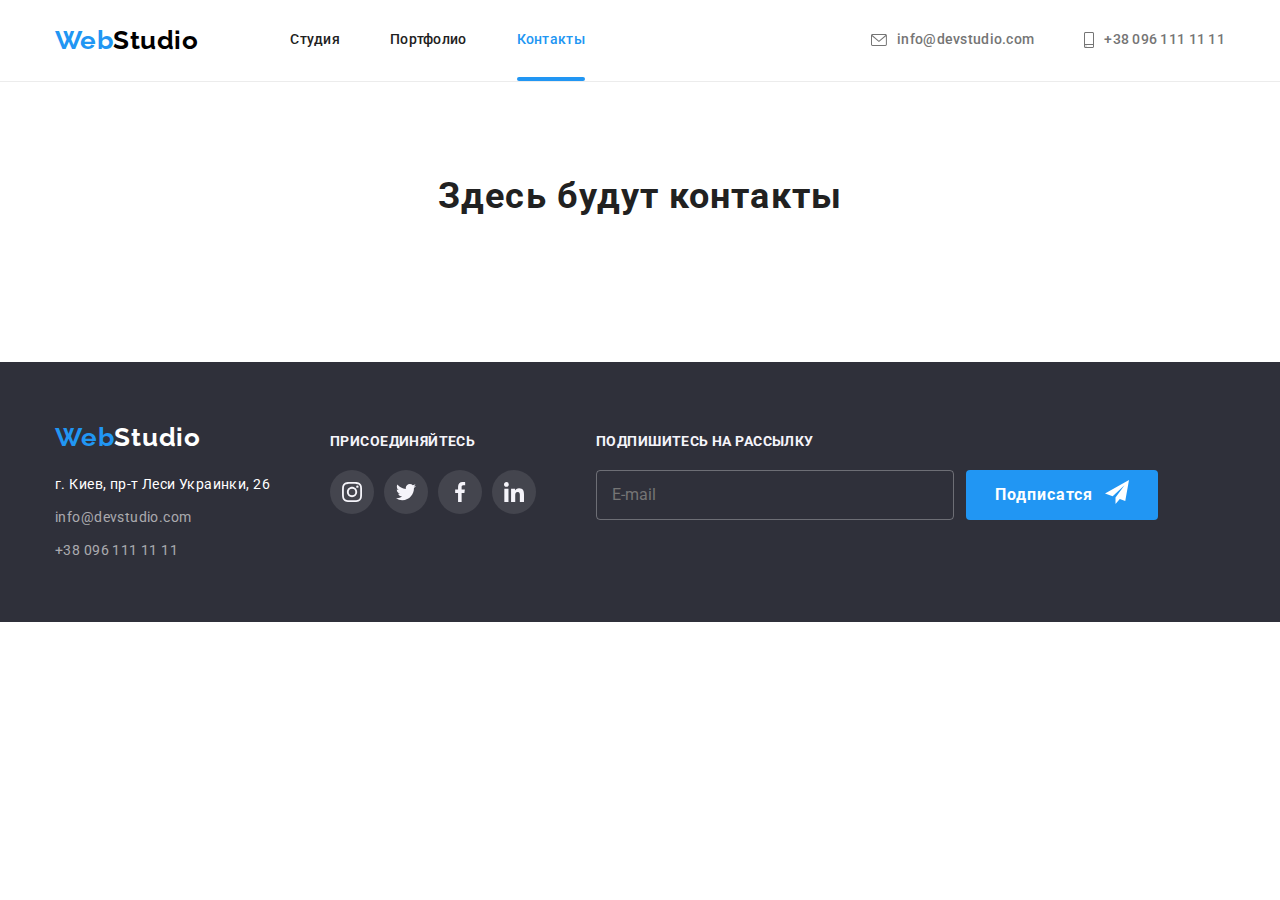
<file: contacts.html>
<!DOCTYPE html>
<html lang="ru">
  <head>
    <meta charset="UTF-8" />
    <meta name="viewport" content="width=device-width, initial-scale=1.0" />
    <title>Контакты</title>
    <link rel="preconnect" href="https://fonts.googleapis.com" />
    <link rel="preconnect" href="https://fonts.gstatic.com" crossorigin />
    <link
      href="https://fonts.googleapis.com/css2?family=Raleway:wght@700&family=Roboto:wght@400;500;700;900&display=swap"
      rel="stylesheet"
    />
    <link
      rel="stylesheet"
      href="https://cdnjs.cloudflare.com/ajax/libs/modern-normalize/1.1.0/modern-normalize.min.css"
      integrity="sha512-wpPYUAdjBVSE4KJnH1VR1HeZfpl1ub8YT/NKx4PuQ5NmX2tKuGu6U/JRp5y+Y8XG2tV+wKQpNHVUX03MfMFn9Q=="
      crossorigin="anonymous"
      referrerpolicy="no-referrer"
    />
    <link rel="stylesheet" href="./css/main.min.css" />
  </head>

  <!--  header -->
  <body">
    <header class="header">
      <div class="header__container container">
        <a class="header__logo-link link" href="./index.html"
          ><span class="header__logo-span">Web</span>Studio
        </a>
        <nav class="nav">
          <ul class="nav-menu__list list">
            <li>
              <a class="nav-menu__link link" href="./index.html">Студия</a>
            </li>
            <li>
              <a class="nav-menu__link link" href="./portfolio.html"
                >Портфолио</a
              >
            </li>
            <li>
              <a class="nav-menu__link--current link" href="./contacts.html">Контакты</a>
            </li>
          </ul>
        </nav>
        <ul class="nav-contact list">
          <li class="nav-contact__item">
            <a class="nav-contact__link link" href="mailto:info@devstudio.com">
              <svg class="nav-contact__icon" width="16" height="12">
                <use href="./images/symbol-defs.svg#mail-icon"></use>
              </svg>
              info@devstudio.com
            </a>
          </li>
          <li class="nav-contact__item">
            <a class="nav-contact__link link" href="tel:+380961111111">
              <svg class="nav-contact__icon" width="10px" height="16px">
                <use href="./images/symbol-defs.svg#icon-smartphone"></use>
              </svg>
              +38 096 111 11 11
            </a>
          </li>
        </ul>
      </div>
    </header>

    <!----   contacts   ---->
    <main>
      <section class="section">
        <div class="container">
        <h1 class="activiti__topic" >Здесь будут контакты</h1>
        </div>
      </section>
    </main>

    <!-- *********************** footer ******************* -->
    <footer class="footer">
      <div class="footer__container container">
        <div class="footer__block">
          <a class="footer__logo link" href="./index.html"
            ><span class="footer__logo-span">Web</span>Studio
          </a>
          <address>
            <ul class="footer__list--contact list">
              <li class="footer__item">
                <a
                  class="footer__address link"
                  href="https://www.google.com/maps/place/%D0%B1%D1%83%D0%BB.+%D0%9B%D0%B5%D1%81%D0%B8+%D0%A3%D0%BA%D1%80%D0%B0%D0%B8%D0%BD%D0%BA%D0%B8,+26,+%D0%9A%D0%B8%D0%B5%D0%B2,+02000/@50.4265807,30.5361971,17z/data=!3m1!4b1!4m5!3m4!1s0x40d4cf0e033ecbe9:0x57a4dffefec77da0!8m2!3d50.4265807!4d30.5383858"
                  target="title"
                  >г. Киев, пр-т Леси Украинки, 26
                </a>
              </li>
              <li class="footer__item">
                <a class="footer__contact link" href="mailto:info@devstudio.com"
                  >info@devstudio.com</a
                >
              </li>
              <li class="footer__item">
                <a class="footer__contact link" href="tel:+380961111111"
                  >+38 096 111 11 11</a
                >
              </li>
            </ul>
          </address>
        </div>

        <div class="footer__block">
          <strong class="footer__topic">присоединяйтесь</strong>
          <ul class="footer__list--social list">
            <li class="footer__social">
              <a href="" class="footer__link">
                <svg class="footer__icon">
                  <use href="./images/symbol-defs.svg#icon-instagram"></use>
                </svg>
              </a>
            </li>
            <li class="footer__social">
              <a href="" class="footer__link">
                <svg class="footer__icon">
                  <use href="./images/symbol-defs.svg#icon-twitter"></use>
                </svg>
              </a>
            </li>
            <li class="footer__social">
              <a href="" class="footer__link">
                <svg class="footer__icon">
                  <use href="./images/symbol-defs.svg#icon-facebook"></use>
                </svg>
              </a>
            </li>
            <li class="footer__social">
              <a href="" class="footer__link">
                <svg class="footer__icon">
                  <use href="./images/symbol-defs.svg#icon-linkedin"></use>
                </svg>
              </a>
            </li>
          </ul>
        </div>
        <div class="footer__subscribe">
          <strong class="footer__tittle">подпишитесь на рассылку</strong>
          <form class="footer__form" method="get" autocomplete="on">
            <input
              class="footer__input"
              name="email"
              type="email"
              placeholder="E-mail"
            />
            <button class="footer__submit" type="submit">
              Подписатся
              <svg class="footer__svg" width="24" height="24">
                <use href="./images/symbol-defs.svg#icon-submit"></use>
              </svg>
            </button>
          </form>
        </div>
      </div>
    </footer>
  </body>
</html>
</file>
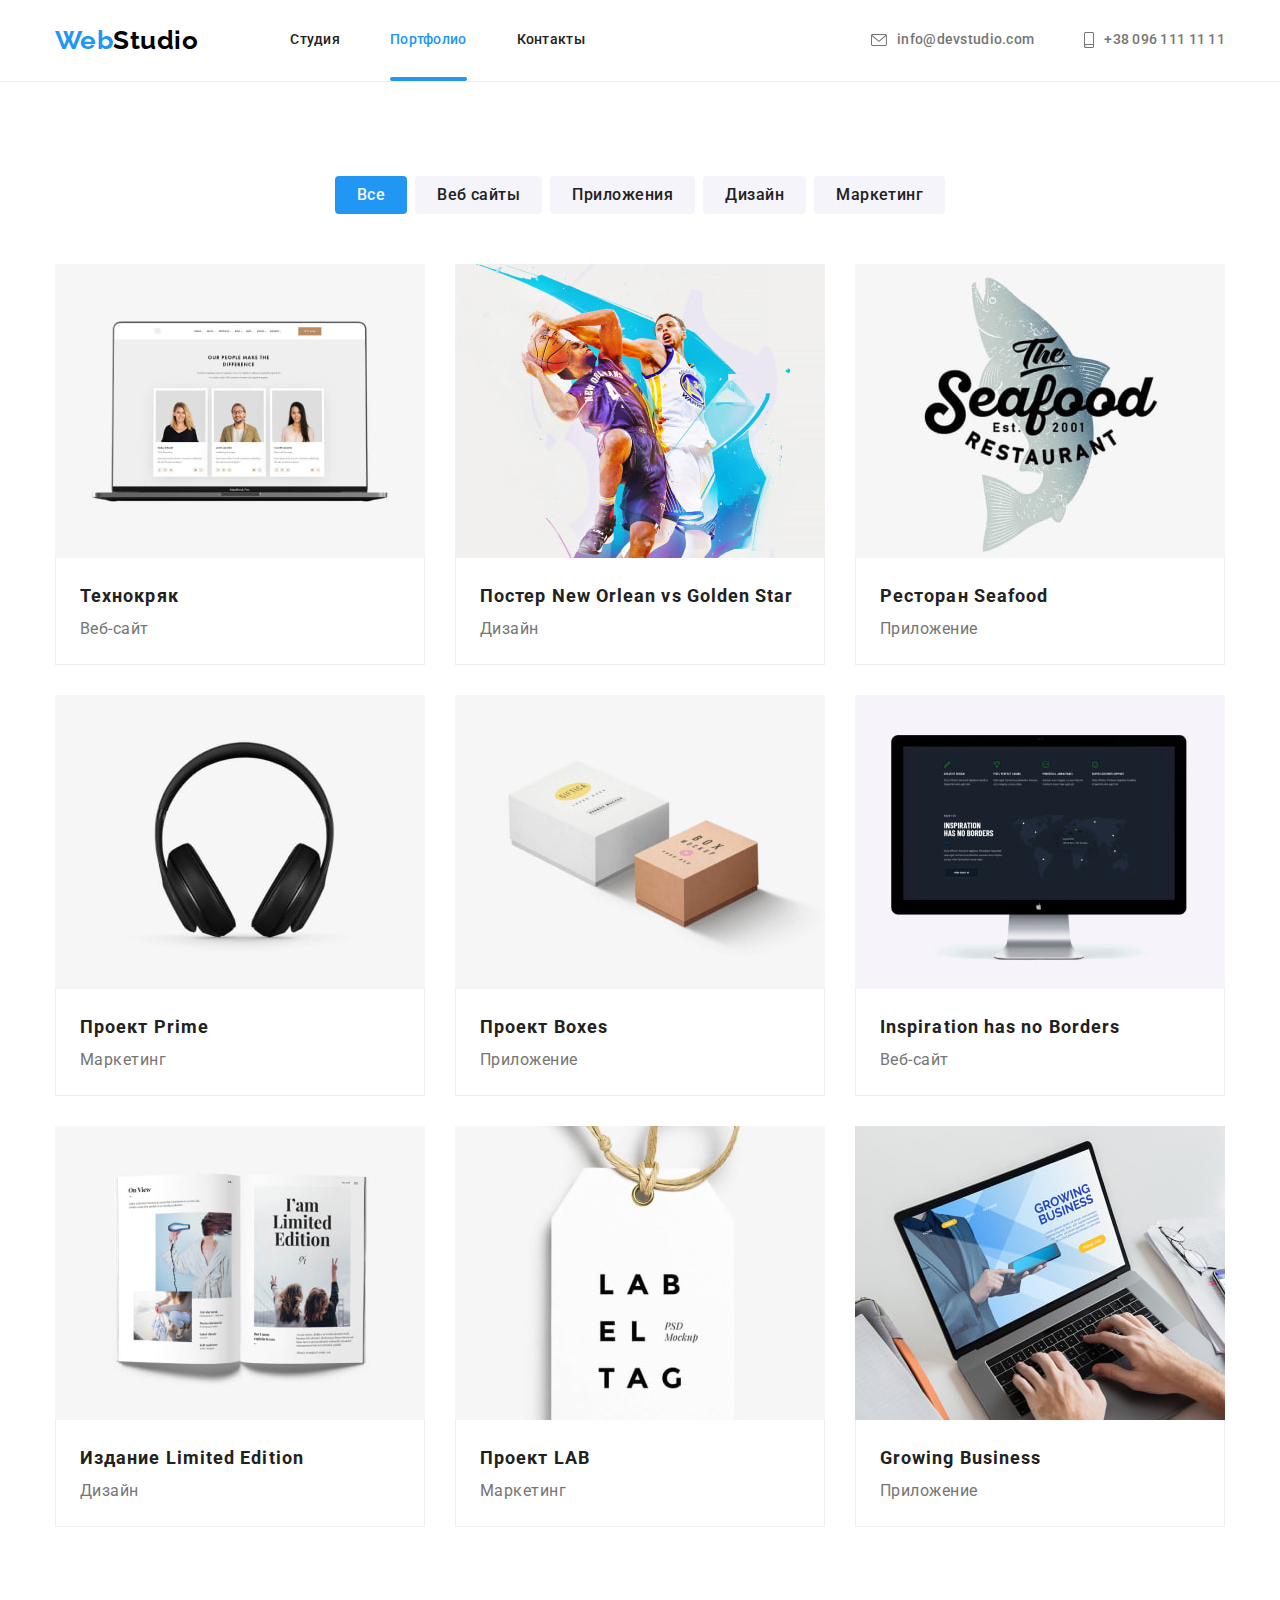
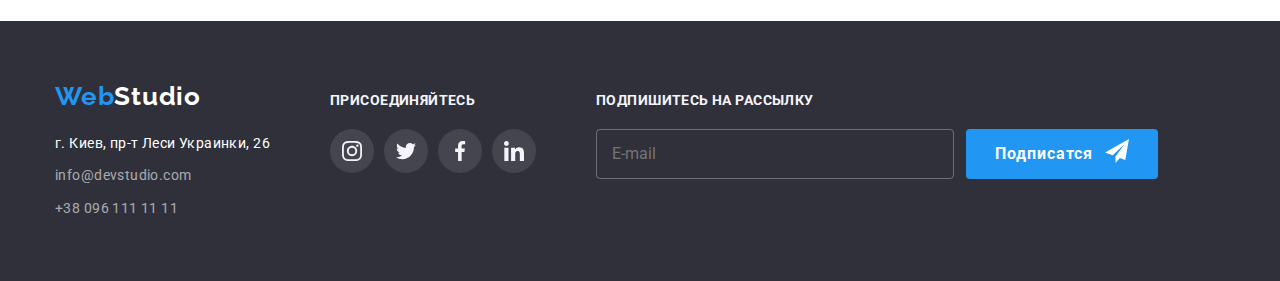
<file: portfolio.html>
<!DOCTYPE html>
<html lang="ru">
  <head>
    <meta charset="UTF-8" />
    <meta name="viewport" content="width=device-width, initial-scale=1.0" />
    <title>Портфолио</title>
    <link rel="preconnect" href="https://fonts.googleapis.com" />
    <link rel="preconnect" href="https://fonts.gstatic.com" crossorigin />
    <link
      href="https://fonts.googleapis.com/css2?family=Raleway:wght@700&family=Roboto:wght@400;500;700;900&display=swap"
      rel="stylesheet"
    />
    <link
      rel="stylesheet"
      href="https://cdnjs.cloudflare.com/ajax/libs/modern-normalize/1.1.0/modern-normalize.min.css"
      integrity="sha512-wpPYUAdjBVSE4KJnH1VR1HeZfpl1ub8YT/NKx4PuQ5NmX2tKuGu6U/JRp5y+Y8XG2tV+wKQpNHVUX03MfMFn9Q=="
      crossorigin="anonymous"
      referrerpolicy="no-referrer"
    />
    <link rel="stylesheet" href="./css/main.min.css" />
  </head>

  <body>
    <!-------------------------------------------  section  header ------------------------------->
    <header class="header">
      <div class="header__container container">
        <!--header__container-->
        <a class="header__logo-link" href="./index.html"
          ><span class="header__logo-span">Web</span>Studio
        </a>
        <nav class="nav">
          <ul class="nav-menu__list list">
            <li>
              <a class="nav-menu__link" href="./index.html">Студия</a>
            </li>
            <li>
              <a class="nav-menu__link--current" href="./portfolio.html"
                >Портфолио</a
              >
            </li>
            <li>
              <a class="nav-menu__link" href="./contacts.html">Контакты</a>
            </li>
          </ul>
        </nav>
        <ul class="nav-contact list">
          <li class="nav-contact__item">
            <a class="nav-contact__link" href="mailto:info@devstudio.com">
              <svg class="nav-contact__icon" width="16" height="12">
                <use href="./images/symbol-defs.svg#mail-icon"></use>
              </svg>
              info@devstudio.com
            </a>
          </li>
          <li class="nav-contact__item">
            <a class="nav-contact__link" href="tel:+380961111111">
              <svg class="nav-contact__icon" width="10px" height="16px">
                <use href="./images/symbol-defs.svg#icon-smartphone"></use>
              </svg>
              +38 096 111 11 11
            </a>
          </li>
        </ul>
      </div>
    </header>

    <!-------------------------------------------  portfolio  ------------------------------>
    <main>
      <section class="portfolio section">
        <div class="portfolio__container container">
          <h1 hidden>Портфолио</h1>
          <ul class="portfolio-btn__list">
            <li class="btn-item">
              <button class="portfolio__btn--current" type="button">Все</button>
            </li>
            <li class="btn-item">
              <button class="portfolio__btn" type="button">Веб сайты</button>
            </li>
            <li class="btn-item">
              <button class="portfolio__btn" type="button">Приложения</button>
            </li>
            <li class="btn-item">
              <button class="portfolio__btn" type="button">Дизайн</button>
            </li>
            <li class="btn-item">
              <button class="portfolio__btn" type="button">Маркетинг</button>
            </li>
          </ul>
          <ul class="portfolio__list">
            <li class="portfolio__item">
              <a class="portfolio__link" href="">
                <div class="portfolio__block--img">
                  <img
                    class="img"
                    src="./images/img21.jpg"
                    alt="Вебсайт"
                    width="370"
                    height="294"
                  />
                  <p class="portfolio__text">
                    Технокряк это современная площадка распространения
                    коронавируса. Компании используют эту платформу для
                    цифрового шпионажа и атак на защищённые сервера конкурентов.
                  </p>
                </div>
                <div class="portfolio__block--data">
                  <h2 class="portfolio__price">Технокряк</h2>
                  <p class="portfolio__term">Веб-сайт</p>
                </div>
              </a>
            </li>
            <li class="portfolio__item">
              <a class="portfolio__link" href="">
                <div class="portfolio__block--img">
                  <img
                    class="img"
                    src="./images/img22.jpg"
                    alt="Дизайн"
                    width="370"
                    height="294"
                  />
                  <p class="portfolio__text">
                    Технокряк это современная площадка распространения
                    коронавируса. Компании используют эту платформу для
                    цифрового шпионажа и атак на защищённые сервера конкурентов.
                  </p>
                </div>
                <div class="portfolio__block--data">
                  <h2 class="portfolio__price">
                    Постер New Orlean vs Golden Star
                  </h2>
                  <p class="portfolio__term">Дизайн</p>
                </div>
              </a>
            </li>
            <li class="portfolio__item">
              <a class="portfolio__link" href="">
                <div class="portfolio__block--img">
                  <img
                    class="img"
                    src="./images/img23.jpg"
                    alt="Приложение"
                    width="370"
                    height="294"
                  />
                  <p class="portfolio__text">
                    Технокряк это современная площадка распространения
                    коронавируса. Компании используют эту платформу для
                    цифрового шпионажа и атак на защищённые сервера конкурентов.
                  </p>
                </div>
                <div class="portfolio__block--data">
                  <h2 class="portfolio__price">Ресторан Seafood</h2>
                  <p class="portfolio__term">Приложение</p>
                </div>
              </a>
            </li>
            <li class="portfolio__item">
              <a class="portfolio__link" href="">
                <div class="portfolio__block--img">
                  <img
                    class="img"
                    src="./images/img24.jpg"
                    alt="Маркетинг"
                    width="370"
                    height="294"
                  />
                  <p class="portfolio__text">
                    Технокряк это современная площадка распространения
                    коронавируса. Компании используют эту платформу для
                    цифрового шпионажа и атак на защищённые сервера конкурентов.
                  </p>
                </div>
                <div class="portfolio__block--data">
                  <h2 class="portfolio__price">Проект Prime</h2>
                  <p class="portfolio__term">Маркетинг</p>
                </div>
              </a>
            </li>
            <li class="portfolio__item">
              <a class="portfolio__link" href="">
                <div class="portfolio__block--img">
                  <img
                    class="img"
                    src="./images/img25.jpg"
                    alt="Приложение"
                    width="370"
                    height="294"
                  />
                  <p class="portfolio__text">
                    Технокряк это современная площадка распространения
                    коронавируса. Компании используют эту платформу для
                    цифрового шпионажа и атак на защищённые сервера конкурентов.
                  </p>
                </div>
                <div class="portfolio__block--data">
                  <h2 class="portfolio__price">Проект Boxes</h2>
                  <p class="portfolio__term">Приложение</p>
                </div>
              </a>
            </li>
            <li class="portfolio__item">
              <a class="portfolio__link" href="">
                <div class="portfolio__block--img">
                  <img
                    class="img"
                    src="./images/img26.jpg"
                    alt="Вебсайт"
                    width="370"
                    height="294"
                  />
                  <p class="portfolio__text">
                    Технокряк это современная площадка распространения
                    коронавируса. Компании используют эту платформу для
                    цифрового шпионажа и атак на защищённые сервера конкурентов.
                  </p>
                </div>
                <div class="portfolio__block--data">
                  <h2 class="portfolio__price">Inspiration has no Borders</h2>
                  <p class="portfolio__term">Веб-сайт</p>
                </div>
              </a>
            </li>
            <li class="portfolio__item">
              <a class="portfolio__link" href="">
                <div class="portfolio__block--img">
                  <img
                    class="img"
                    src="./images/img27.jpg"
                    alt="Дизайн"
                    width="370"
                    height="294"
                  />
                  <p class="portfolio__text">
                    Технокряк это современная площадка распространения
                    коронавируса. Компании используют эту платформу для
                    цифрового шпионажа и атак на защищённые сервера конкурентов.
                  </p>
                </div>
                <div class="portfolio__block--data">
                  <h2 class="portfolio__price">Издание Limited Edition</h2>
                  <p class="portfolio__term">Дизайн</p>
                </div>
              </a>
            </li>
            <li class="portfolio__item">
              <a class="portfolio__link" href="">
                <div class="portfolio__block--img">
                  <img
                    class="img"
                    src="./images/img28.jpg"
                    alt="Маркетинг"
                    width="370"
                    height="294"
                  />
                  <p class="portfolio__text">
                    Технокряк это современная площадка распространения
                    коронавируса. Компании используют эту платформу для
                    цифрового шпионажа и атак на защищённые сервера конкурентов.
                  </p>
                </div>
                <div class="portfolio__block--data">
                  <h2 class="portfolio__price">Проект LAB</h2>
                  <p class="portfolio__term">Маркетинг</p>
                </div>
              </a>
            </li>
            <li class="portfolio__item">
              <a class="portfolio__link" href="">
                <div class="portfolio__block--img">
                  <img
                    class="img"
                    src="./images/img29.jpg"
                    alt="Приложение"
                    width="370"
                    height="294"
                  />
                  <p class="portfolio__text">
                    Технокряк это современная площадка распространения
                    коронавируса. Компании используют эту платформу для
                    цифрового шпионажа и атак на защищённые сервера конкурентов.
                  </p>
                </div>
                <div class="portfolio__block--data">
                  <h2 class="portfolio__price">Growing Business</h2>
                  <p class="portfolio__term">Приложение</p>
                </div>
              </a>
            </li>
          </ul>
        </div>
      </section>
    </main>
    <!-------------------------------------------  footer ------------------------------->
    <footer class="footer">
      <div class="footer__container container">
        <div class="footer__block">
          <a class="footer__logo" href="./index.html"
            ><span class="footer__logo-span">Web</span>Studio
          </a>
          <address>
            <ul class="footer__list--contact list">
              <li class="footer__item">
                <a
                  class="footer__address"
                  href="https://www.google.com/maps/place/%D0%B1%D1%83%D0%BB.+%D0%9B%D0%B5%D1%81%D0%B8+%D0%A3%D0%BA%D1%80%D0%B0%D0%B8%D0%BD%D0%BA%D0%B8,+26,+%D0%9A%D0%B8%D0%B5%D0%B2,+02000/@50.4265807,30.5361971,17z/data=!3m1!4b1!4m5!3m4!1s0x40d4cf0e033ecbe9:0x57a4dffefec77da0!8m2!3d50.4265807!4d30.5383858"
                  target="title"
                  >г. Киев, пр-т Леси Украинки, 26
                </a>
              </li>
              <li class="footer__item">
                <a class="footer__contact" href="mailto:info@devstudio.com"
                  >info@devstudio.com</a
                >
              </li>
              <li class="footer__item">
                <a class="footer__contact" href="tel:+380961111111"
                  >+38 096 111 11 11</a
                >
              </li>
            </ul>
          </address>
        </div>

        <div class="footer__block">
          <strong class="footer__topic">присоединяйтесь</strong>
          <ul class="footer__list--social list">
            <li class="footer__social">
              <a href="" class="footer__link">
                <svg class="footer__icon">
                  <use href="./images/symbol-defs.svg#icon-instagram"></use>
                </svg>
              </a>
            </li>
            <li class="footer__social">
              <a href="" class="footer__link">
                <svg class="footer__icon">
                  <use href="./images/symbol-defs.svg#icon-twitter"></use>
                </svg>
              </a>
            </li>
            <li class="footer__social">
              <a href="" class="footer__link">
                <svg class="footer__icon">
                  <use href="./images/symbol-defs.svg#icon-facebook"></use>
                </svg>
              </a>
            </li>
            <li class="footer__social">
              <a href="" class="footer__link">
                <svg class="footer__icon">
                  <use href="./images/symbol-defs.svg#icon-linkedin"></use>
                </svg>
              </a>
            </li>
          </ul>
        </div>
        <div class="footer__subscribe">
          <strong class="footer__tittle">подпишитесь на рассылку</strong>
          <form class="footer__form" method="get" autocomplete="on">
            <input
              class="footer__input"
              name="email"
              type="email"
              placeholder="E-mail"
            />
            <button class="footer__submit" type="submit">
              Подписатся
              <svg class="footer__svg" width="24" height="24">
                <use href="./images/symbol-defs.svg#icon-submit"></use>
              </svg>
            </button>
          </form>
        </div>
      </div>
    </footer>
  </body>
</html>
</file>
<file: css/main.min.css>
/*! modern-normalize v1.1.0 | MIT License | https://github.com/sindresorhus/modern-normalize */*,::before,::after{box-sizing:border-box}html{line-height:1.15;-webkit-text-size-adjust:100%;-moz-tab-size:4;tab-size:4}body{margin:0;font-family:system-ui,-apple-system,"Segoe UI",Roboto,Helvetica,Arial,sans-serif,"Apple Color Emoji","Segoe UI Emoji"}hr{height:0;color:inherit}abbr[title]{text-decoration:underline dotted}b,strong{font-weight:bolder}code,kbd,samp,pre{font-family:ui-monospace, SFMono-Regular, Consolas, 'Liberation Mono', Menlo, monospace;font-size:1em}small{font-size:80%}sub,sup{font-size:75%;line-height:0;position:relative;vertical-align:baseline}sub{bottom:-0.25em}sup{top:-0.5em}table{text-indent:0;border-color:inherit}button,input,optgroup,select,textarea{font-family:inherit;font-size:100%;line-height:1.15;margin:0}button,select{text-transform:none}button,[type='button'],[type='reset'],[type='submit']{-webkit-appearance:button}::-moz-focus-inner{border-style:none;padding:0}:-moz-focusring{outline:1px dotted ButtonText}:-moz-ui-invalid{box-shadow:none}legend{padding:0}progress{vertical-align:baseline}::-webkit-inner-spin-button,::-webkit-outer-spin-button{height:auto}[type='search']{-webkit-appearance:textfield;outline-offset:-2px}::-webkit-search-decoration{-webkit-appearance:none}::-webkit-file-upload-button{-webkit-appearance:button;font:inherit}summary{display:list-item}.header__logo-link,.nav-menu__link,.nav-menu__link--current,.nav-contact__link,.portfolio__link,.footer__logo,.footer__address,.footer__contact{text-decoration:none}.nav-menu__list,.benefits__list,.activiti__list,.team__list,.clients__list,.portfolio-btn__list,.portfolio__list,.footer__list--contact{list-style:none}.img{display:block;max-width:100%;height:auto}body{font-family:'Roboto', sans-serif;letter-spacing:0.03em;color:var(--primary-text-color);background-color:var(--primary-title-color)}h1,h2,h3,h4,h5,h6,p,ul{padding:0;margin:0}.visually-hidden{position:absolute;clip:rect(0 0 0 0);width:1px;height:1px;margin:-1px}.container{margin-left:auto;margin-right:auto;width:100%;padding-left:15px;padding-right:15px}@media screen and (min-width: 480px){.container{width:480px}}@media screen and (min-width: 768px){.container{width:768px}}@media screen and (min-width: 1200px){.container{width:1200px}}.section{padding-top:94px;padding-bottom:94px}.backdrop{left:0;top:0;width:100%;height:100%;position:fixed;background:rgba(0,0,0,0.2);transition:opacity 250ms cubic-bezier(0.4, 0, 0.2, 1),visibility 250ms cubic-bezier(0.4, 0, 0.2, 1)}.backdrop.is-hidden{opacity:0;visibility:hidden;pointer-events:none}.modal{padding:40px;width:528px;min-height:581px;top:50%;left:50%;position:absolute;display:flex;flex-direction:column;transform:translate(-50%, -50%);background:#fff;border-radius:4px;box-shadow:0px 1px 3px rgba(0,0,0,0.12),0px 1px 1px rgba(0,0,0,0.14),0px 2px 1px rgba(0,0,0,0.2)}.modal__btn{top:8px;right:8px;width:30px;height:30px;border-radius:50%;cursor:pointer;position:absolute;background:#fff;border:1px solid rgba(0,0,0,0.1);box-sizing:border-box}.modal__icon--close{width:11px;height:11px;fill:#000000;transition:fill 250ms cubic-bezier(0.4, 0, 0.2, 1)}.modal__btn:hover .modal__icon--close,.modal__btn:focus .modal__icon--close{fill:#2196f3}.modal__tittle{font-weight:bold;font-size:20px;line-height:calc(23 / 20);margin-bottom:12px;color:#212121}.modal__form{display:flex;flex-direction:column}.modal__label{letter-spacing:0.01em;font-size:12px;line-height:calc(14 / 12);position:relative;margin-bottom:12px;color:#757575}.modal__input--data{width:100%;min-height:40px;padding-left:40px;outline:none;border:1px solid rgba(33,33,33,0.2);border-radius:4px;margin-top:4px;transition:border-color 1150 cubic-bezier(0.4, 0, 0.2, 1)}.modal__label:hover .modal__input--data,.modal__label:focus-within .modal__input--data{border-color:#2196f3}.modal__icon--data{position:absolute;transform:translate(-50%, -50%);width:18px;height:18px;top:36px;right:405px;transition:fill 250 cubic-bezier(0.4, 0, 0.2, 1)}.modal__label:hover .modal__icon--data,.modal__label:focus .modal__icon--data,.modal__label:focus-within .modal__icon--data{fill:#2196f3}.modal__textarea{padding:10px;margin-top:4px;width:100%;height:120px;resize:none;border:1px solid rgba(33,33,33,0.2);border-radius:4px;outline:none}.modal__textarea:focus-within,.modal__textarea:hover,.modal__textarea:focus{border-color:#2196f3}.modal__label--checkbox{font-size:14px;line-height:calc(24 / 14);display:flex;justify-content:center;align-items:center;margin-bottom:20px}.modal__input--checkbox:checked+.modal__checkbox{background-color:#2196f3;background-image:url(../images/icon-check.svg);border-color:#2196f3;background-size:contain;background-origin:content-box}.modal__checkbox{width:16px;height:15px;margin-right:8px;border:2px solid #212121;border-radius:4px;background-color:#fff;transition:border-color 250ms cubic-bezier(0.4, 0, 0.2, 1),background-color 250ms cubic-bezier(0.4, 0, 0.2, 1)}.modal__Link{color:#2196f3;margin-left:4px}.modal__button{width:200px;height:50px;margin:0px auto;cursor:pointer;color:#f5f4fa;background-color:#2196f3;border-radius:4px;border:none;transition:background-color 250ms cubic-bezier(0.4, 0, 0.2, 1),box-shadow 250ms cubic-bezier(0.4, 0, 0.2, 1)}.modal__button:hover,.modal__button:focus{background-color:#188ce8;box-shadow:0px 4px 4px rgba(0,0,0,0.15)}.header{border-bottom:1px solid #ececec}.header__container{display:flex}.nav{display:flex}.header__logo-link{font-family:Raleway;font-size:26px;font-weight:700;line-height:1.19;letter-spacing:none;color:#000;padding-top:25px;padding-bottom:25px}.header__logo-span{color:#2196f3}.nav-menu__list{margin-left:92px;display:flex}.nav-menu__list :not(:last-child){margin-right:50px}.nav-menu__link{font-family:inherit;font-size:14px;font-weight:500;line-height:1.14;letter-spacing:.02em;color:#212121;padding-top:32px;padding-bottom:32px;display:block;transition:color 250ms cubic-bezier(0.4, 0, 0.2, 1)}.nav-menu__link:hover,.nav-menu__link:focus{color:#2196f3}.nav-menu__link--current{font-family:inherit;font-size:14px;font-weight:500;line-height:1.14;letter-spacing:.02em;color:#2196f3;padding-top:32px;padding-bottom:32px;display:block;position:relative}.nav-menu__link--current::after{content:'';position:absolute;bottom:-1px;left:0;width:100%;height:4px;background-color:#2196f3;border-radius:4px}@media screen and (min-width: 1200px){.nav-contact{display:flex;flex-direction:row;margin-left:auto}.nav-contact :not(:last-child){margin-right:50px}}@media screen and (max-width: 1199px){.nav-contact{display:flex;flex-direction:column;justify-content:space-evenly;margin-left:84px}}.nav-contact__item{display:flex;align-items:baseline;justify-content:none;flex-direction:row;flex-wrap:none}.nav-contact__link{font-family:inherit;font-size:14px;font-weight:500;line-height:1.14;letter-spacing:.02em;color:#757575;display:flex;align-items:center;justify-content:none;flex-direction:none;flex-wrap:none;transition:color 250ms cubic-bezier(0.4, 0, 0.2, 1)}@media screen and (min-width: 1200px){.nav-contact__link{padding-top:32px;padding-bottom:32px}}.nav-contact__link:hover,.nav-contact__link:focus{color:#2196f3}.nav-contact__icon{margin-right:10px;fill:currentcolor;transition:fill 250ms cubic-bezier(0.4, 0, 0.2, 1)}.hero{padding-top:200px;padding-bottom:200px;max-width:1600px;margin:auto;background-color:#2f303a;background-image:linear-gradient(rgba(47,48,58,0.4), rgba(47,48,58,0.4)),url(../images/hero.jpg);background-size:cover;background-position:center;background-repeat:no-repeat}.hero__container{display:flex;align-items:center;justify-content:none;flex-direction:column;flex-wrap:none}.hero__title{font-family:inherit;font-size:44px;font-weight:900;line-height:1.36;letter-spacing:.06em;color:#fff;text-transform:uppercase;text-align:center;margin-bottom:30px;max-width:696px}.hero__btn{font-family:inherit;font-size:16px;font-weight:700;line-height:1.87;letter-spacing:.06em;color:#fff;min-width:200px;padding:10px 32px;border-radius:4px;display:inline-block;cursor:pointer;border:none;background:#2196f3;transition:background-color 250ms cubic-bezier(0.4, 0, 0.2, 1)}.hero__btn:focus,.hero__btn:hover{color:#fff;background-color:#188ce8;box-shadow:0px 4px 4px rgba(0,0,0,0.15)}.benefits__list{display:flex}.benefits__list :not(:last-child){margin-right:30px}.benefits__item{width:270px}.benefits__block{display:flex;align-items:center;justify-content:center;flex-direction:column;flex-wrap:none;margin-bottom:30px;width:270px;height:120px;background-color:#f5f4fa;border-radius:4px}.benefits__tittle{font-family:inherit;font-size:14px;font-weight:bold;line-height:1.14;letter-spacing:.03em;color:#212121;text-transform:uppercase;margin-bottom:10px}.benefits__text{font-family:inherit;font-size:14px;font-weight:normal;line-height:1.71;letter-spacing:.03em;color:#757575}.activiti{padding-bottom:94px;background-color:#fff}@media screen and (max-width: 1199px){.activiti{display:none}}.activiti__topic{font-family:inherit;font-size:36px;font-weight:bold;line-height:1.16;letter-spacing:.03em;color:#212121;text-align:center;margin-bottom:50px}.activiti__list{display:flex}.activiti__list :not(:last-child){margin-right:30px}.activiti__block{position:relative;width:370px;height:294px}.activiti__fond{display:flex;align-items:center;justify-content:center;flex-direction:none;flex-wrap:none;width:100%;height:70px;bottom:0;position:absolute;background:rgba(47,48,58,0.8)}.activiti__caption{font-family:inherit;font-size:14px;font-weight:bold;line-height:1.16;letter-spacing:.03em;color:#fff;text-align:center;text-transform:uppercase}.team{background-color:#f5f4fa}.team__topic{font-family:inherit;font-size:36px;font-weight:bold;line-height:1.16;letter-spacing:.03em;color:#212121;text-align:center;margin-bottom:50px}.team__list{display:flex;flex-wrap:wrap}.team__item{width:270px;background-color:#fff;border-radius:0px 0px 4px 4px;box-shadow:0px 1px 3px rgba(0,0,0,0.12),0px 1px 1px rgba(0,0,0,0.14),0px 2px 1px rgba(0,0,0,0.2);border-radius:0px 0px 4px 4px}.team__item+.team__item{margin-left:30px}.team-block{display:flex;align-items:center;justify-content:center;flex-direction:column;flex-wrap:none;height:calc(428px - 260px);padding:20px;width:100%}.person__name{font-family:inherit;font-size:16px;font-weight:500;line-height:1.18;letter-spacing:.03em;color:#212121;margin-bottom:10px}.person__team{font-family:inherit;font-size:16px;font-weight:normal;line-height:1.18;letter-spacing:.03em;color:#757575;margin-bottom:16px}.person__list{display:flex;align-items:none;justify-content:center;flex-direction:none;flex-wrap:none}.person__list :not(:last-child){margin-right:10px}.person__item{width:44px;height:44px;display:block}.person__link{display:flex;align-items:center;justify-content:center;flex-direction:none;flex-wrap:none;border-radius:50%;width:100%;height:100%;transition:background-color 250ms cubic-bezier(0.4, 0, 0.2, 1)}.person__link:hover,.person__link:focus{background-color:#2196f3}.person__icon{width:20px;height:20px;fill:#afb1b8;transition:fill 250ms cubic-bezier(0.4, 0, 0.2, 1)}.person__link:hover .person__icon,.person__link:focus .person__icon{fill:#fff}.clients__topic{font-family:inherit;font-size:36px;font-weight:bold;line-height:1.16;letter-spacing:.03em;color:#212121;text-align:center;margin-bottom:50px}.clients__list{display:flex;width:450px}.clients__list :not(:first-child){margin-left:30px}.clients__link{display:flex;align-items:center;justify-content:center;flex-direction:none;flex-wrap:none;width:170px;height:92px;border-radius:4px;border:1px solid #afb1b8;color:#afb1b8;transition:border-color 250ms cubic-bezier(0.4, 0, 0.2, 1),color 250ms cubic-bezier(0.4, 0, 0.2, 1)}.clients__link:hover,.clients__link:focus{border-color:#2196f3;color:#2196f3}.clients__icon{fill:currentColor}.portfolio-btn__list{display:flex;align-items:none;justify-content:center;flex-direction:none;flex-wrap:none;margin-bottom:50px}.portfolio-btn__list :not(:first-child){margin-left:8px}.portfolio__btn--current{font-family:inherit;font-size:16px;font-weight:500;line-height:1.62;letter-spacing:.03em;color:#f5f4fa;border-radius:4px;border:none;cursor:pointer;padding:6px 22px;background-color:#2196f3}.portfolio__btn--current:hover,.portfolio__btn--current:focus{box-shadow:0px 3px 1px rgba(0,0,0,0.1),0px 1px 2px rgba(0,0,0,0.08),0px 2px 2px rgba(0,0,0,0.12)}.portfolio__btn{font-family:inherit;font-size:16px;font-weight:500;line-height:1.62;letter-spacing:.03em;color:#212121;border-radius:4px;border:none;cursor:pointer;padding:6px 22px;background-color:#f5f4fa;transition:color 250ms cubic-bezier(0.4, 0, 0.2, 1),background-color 250ms cubic-bezier(0.4, 0, 0.2, 1),box-shadow 250ms cubic-bezier(0.4, 0, 0.2, 1)}.portfolio__btn:hover,.portfolio__btn:focus{color:#f5f4fa;background-color:#2196f3;box-shadow:0px 3px 1px rgba(0,0,0,0.1),0px 1px 2px rgba(0,0,0,0.08),0px 2px 2px rgba(0,0,0,0.12)}.portfolio__list{display:flex;align-items:none;justify-content:none;flex-direction:none;flex-wrap:wrap}.portfolio__item{display:flex}.portfolio__block--data:hover .portfolio__item,.portfolio__block--data:focus .portfolio__item{box-shadow:0px 1px 1px rgba(0,0,0,0.12),0px 4px 4px rgba(0,0,0,0.06),1px 4px 6px rgba(0,0,0,0.16)}.portfolio__item:not(:nth-child(3n)){margin-right:30px}.portfolio__item:not(:nth-last-child(-n+3)){margin-bottom:30px}.portfolio__link{transition:box-shadow 250ms cubic-bezier(0.4, 0, 0.2, 1)}.portfolio__link:focus,.portfolio__link:hover{box-shadow:0px 1px 1px rgba(0,0,0,0.12),0px 4px 4px rgba(0,0,0,0.06),1px 4px 6px rgba(0,0,0,0.16)}.portfolio__block--img{position:relative;overflow:hidden}.portfolio__text{font-family:inherit;font-size:18px;font-weight:400;line-height:1.55;letter-spacing:.03em;color:#fff;top:0;left:0;padding:63px 24px;position:absolute;background:rgba(33,150,243,0.9);transform:translateY(102%);transition:transform 250ms cubic-bezier(0.4, 0, 0.2, 1)}.portfolio__link:focus .portfolio__text,.portfolio__link:hover .portfolio__text{transform:translateY(0)}.portfolio__block--data{border:1px solid #eeeeee;border-top:none;padding:20px 24px}.portfolio__price{font-family:inherit;font-size:18px;font-weight:bold;line-height:2;letter-spacing:.06em;color:#212121}.portfolio__term{font-family:inherit;font-size:16px;font-weight:normal;line-height:1.87;letter-spacing:.03em;color:#757575}.footer{padding-top:60px;padding-bottom:60px;background-color:#2f303a}.footer__container{display:flex;align-items:baseline;justify-content:flex-start;flex-direction:row;flex-wrap:none}.footer__block+.footer__block{margin-left:60px}.footer__logo{font-family:Raleway;font-size:26px;font-weight:700;line-height:1.19;letter-spacing:.03em;color:#fff;display:block;margin-bottom:20px}.footer__logo-span{color:#2196f3}.footer__item:not(:last-child){margin-bottom:9px}.footer__address{font-family:Roboto;font-size:14px;font-weight:normal;line-height:1.71;letter-spacing:.03em;color:#fff;font-style:normal;transition:color 250ms cubic-bezier(0.4, 0, 0.2, 1)}.footer__address:hover,.footer__address:focus{color:#2196f3}.footer__contact{font-family:Roboto;font-size:14px;font-weight:normal;line-height:1.71;letter-spacing:.03em;color:rgba(255,255,255,0.6);font-style:normal;transition:color 250ms cubic-bezier(0.4, 0, 0.2, 1)}.footer__contact:hover,.footer__contact:focus{color:#2196f3}.footer__topic{font-family:Roboto;font-size:14px;font-weight:bold;line-height:1.14;letter-spacing:.03em;color:#f5f4fa;text-transform:uppercase;font-style:normal;margin-bottom:20px;display:inline-block}.footer__list--social{display:flex;align-items:none;justify-content:center;flex-direction:none;flex-wrap:none}.footer__list--social :not(:first-child){margin-left:10px}.footer__social{width:44px;height:44px;display:block}.footer__link{display:flex;align-items:center;justify-content:center;flex-direction:none;flex-wrap:none;width:100%;height:100%;border-radius:50%;background:rgba(255,255,255,0.1);fill:#f5f4fa;transition:background-color 250ms cubic-bezier(0.4, 0, 0.2, 1)}.footer__link:focus,.footer__link:hover{background-color:#2196f3}.footer__icon{width:20px;height:20px}.footer__subscribe{margin-left:60px}.footer__tittle{font-family:Roboto;font-size:14px;font-weight:bold;line-height:1.14;letter-spacing:.03em;color:#f5f4fa;font-style:normal;text-transform:uppercase;display:block;margin-bottom:20px}.footer__form{display:flex}.footer__input{border:1px solid rgba(255,255,255,0.3);border-radius:4px;width:358px;height:50px;padding:15px;color:rgba(255,255,255,0.6);background-color:transparent}.footer__submit{font-family:Roboto;font-size:16px;font-weight:bold;line-height:1.87;letter-spacing:.06em;color:#fff;border-radius:4px;border-style:none;cursor:pointer;padding:10px 29px;margin-left:12px;display:flex;background-color:#2196f3;transition:background-color 250 cubic-bezier(0.4, 0, 0.2, 1)}.footer__submit:hover,.footer__submit:focus{background-color:#188ce8}.footer__svg{margin-left:12px;fill:#fff}
/*# sourceMappingURL=main.min.css.map */
</file>
